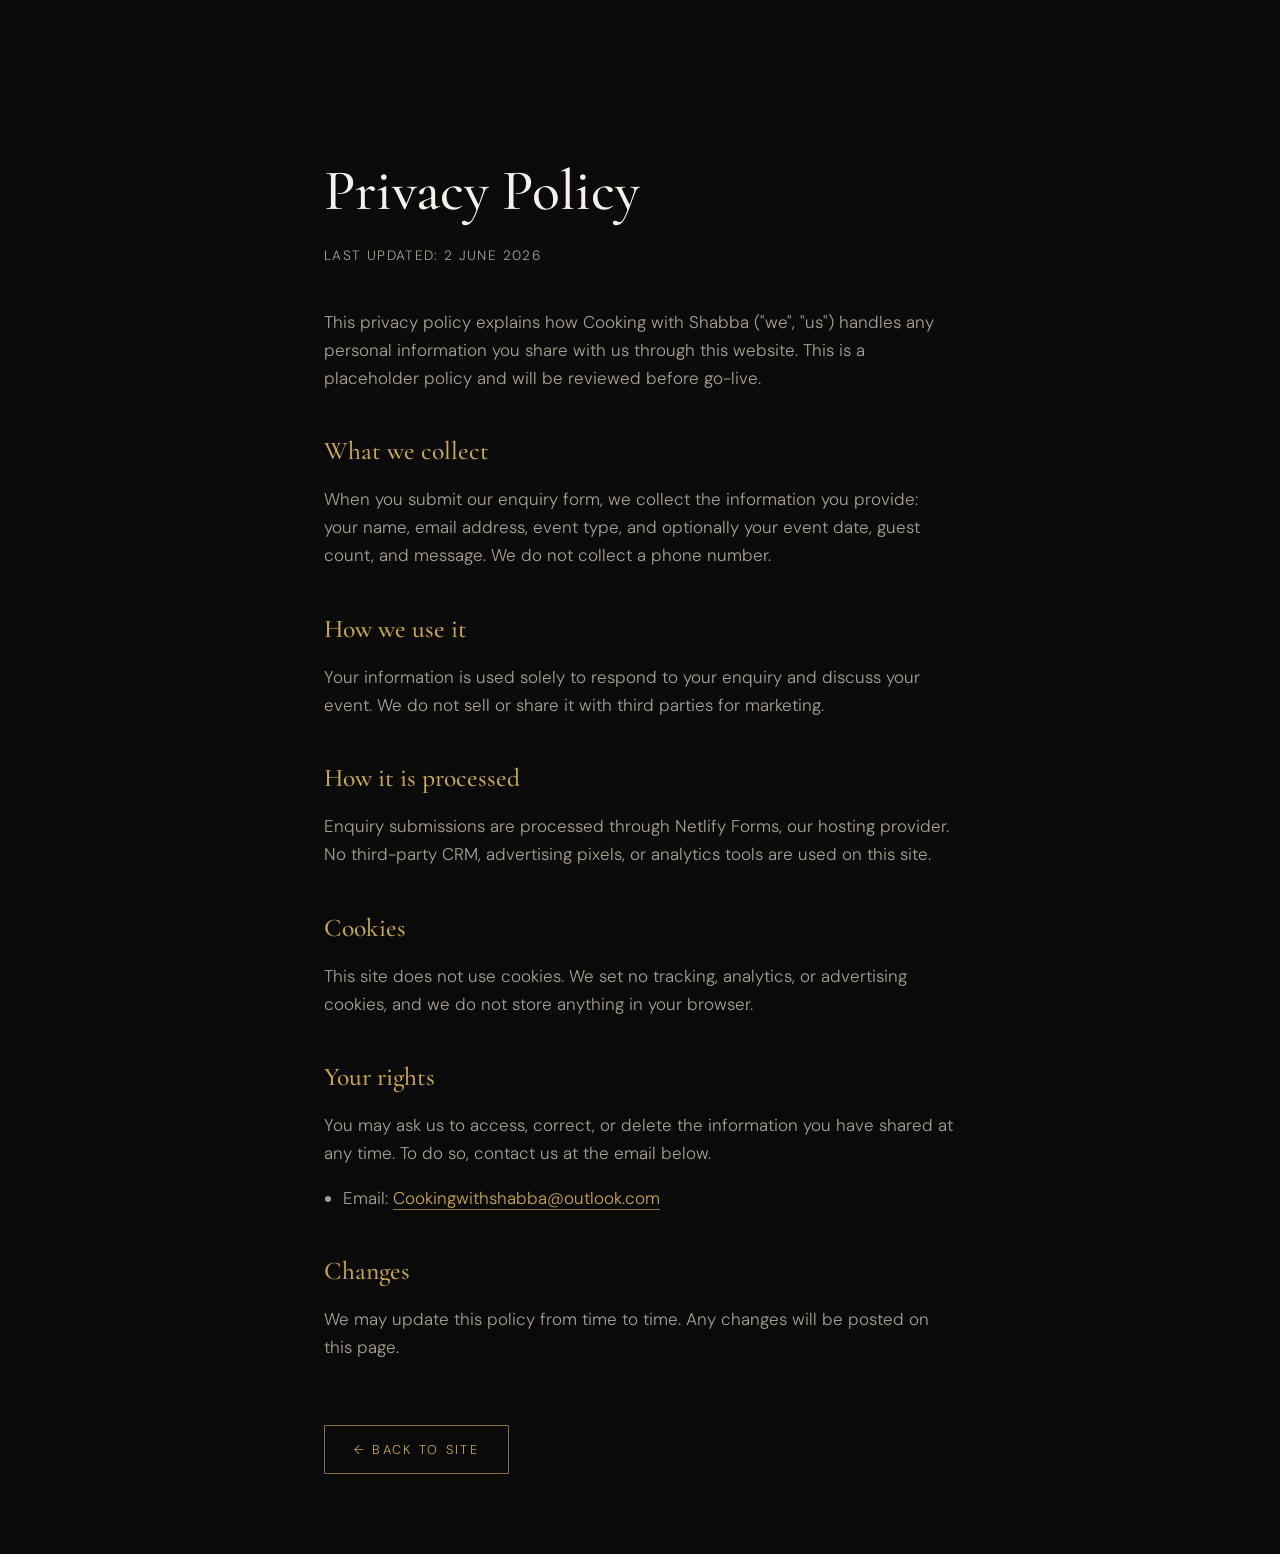
<file: privacy.html>
<!DOCTYPE html>
<html lang="en">
<head>
  <meta charset="UTF-8" />
  <meta name="viewport" content="width=device-width, initial-scale=1.0" />
  <title>Privacy Policy | Cooking with Shabba</title>
  <meta name="description" content="Privacy policy for Cooking with Shabba — how we handle enquiry information." />
  <meta name="robots" content="noindex" />

  <link rel="preconnect" href="https://fonts.googleapis.com" />
  <link rel="preconnect" href="https://fonts.gstatic.com" crossorigin />
  <link href="https://fonts.googleapis.com/css2?family=Cormorant+Garamond:ital,wght@0,400;0,500;0,600;1,400&family=DM+Sans:opsz,wght@9..40,300;9..40,400;9..40,500&display=swap" rel="stylesheet" />
  <link rel="stylesheet" href="assets/css/styles.css" />

  <style>
    .legal { max-width: 760px; margin: 0 auto; padding: clamp(7rem, 16vh, 10rem) var(--gut) 5rem; }
    .legal h1 { font-family: var(--serif); font-weight: 500; font-size: clamp(2.4rem, 6vw, 3.6rem); margin-bottom: 0.4rem; }
    .legal .updated { color: var(--text-mute); font-size: 0.85rem; letter-spacing: 0.1em; text-transform: uppercase; margin-bottom: 2.5rem; }
    .legal h2 { font-family: var(--serif); font-weight: 500; color: var(--gold); font-size: 1.6rem; margin: 2.4rem 0 0.8rem; }
    .legal p, .legal li { color: var(--text-mute); margin-bottom: 1rem; }
    .legal ul { padding-left: 1.2rem; }
    .legal a { color: var(--gold); border-bottom: 1px solid var(--gold-mute); }
    .legal .back { display: inline-block; margin-top: 3rem; font-size: 0.8rem; letter-spacing: 0.18em; text-transform: uppercase; color: var(--gold); border: 1px solid var(--gold-mute); padding: 0.8rem 1.8rem; border-bottom: 1px solid var(--gold-mute); border-radius: 1px; }
    .legal .back:hover { background: var(--gold); color: var(--bg-deep); }
  </style>
</head>
<body>
  <main class="legal">
    <h1>Privacy Policy</h1>
    <p class="updated">Last updated: 2 June 2026</p>

    <p>This privacy policy explains how Cooking with Shabba ("we", "us") handles any personal information you share with us through this website. This is a placeholder policy and will be reviewed before go-live.</p>

    <h2>What we collect</h2>
    <p>When you submit our enquiry form, we collect the information you provide: your name, email address, event type, and optionally your event date, guest count, and message. We do not collect a phone number.</p>

    <h2>How we use it</h2>
    <p>Your information is used solely to respond to your enquiry and discuss your event. We do not sell or share it with third parties for marketing.</p>

    <h2>How it is processed</h2>
    <p>Enquiry submissions are processed through Netlify Forms, our hosting provider. No third-party CRM, advertising pixels, or analytics tools are used on this site.</p>

    <h2>Cookies</h2>
    <p>This site does not use cookies. We set no tracking, analytics, or advertising cookies, and we do not store anything in your browser.</p>

    <h2>Your rights</h2>
    <p>You may ask us to access, correct, or delete the information you have shared at any time. To do so, contact us at the email below.</p>
    <ul>
      <li>Email: <a href="mailto:Cookingwithshabba@outlook.com">Cookingwithshabba@outlook.com</a></li>
    </ul>

    <h2>Changes</h2>
    <p>We may update this policy from time to time. Any changes will be posted on this page.</p>

    <a class="back" href="/">← Back to site</a>
  </main>
</body>
</html>
</file>
<file: assets/css/styles.css>
/* ============================================================
   Cooking with Shabba — Luxury Private Dining
   ============================================================ */

:root {
  /* Neutral near-black + gold (original PRD palette). The warm "stone" variant is
     preserved in styles.warm.css — to revert, copy it back over styles.css. */
  --bg-deep:   #080808;  /* deepest — footer / hero base */
  --bg:        #0A0A0A;  /* near-black — main (PRD background) */
  --bg-alt:    #0F0F0F;  /* alt section tone (PRD) */
  --surface:   #141414;  /* lightest panel (PRD surface ~#111) */
  --text:      #F5F0E8;
  --text-mute: #A89F90;
  --gold:      #C9A84C;
  --gold-mute: #8B7236;

  --hair: rgba(201, 168, 76, 0.18);  /* gold hairline */

  --serif: "Cormorant Garamond", Georgia, serif;
  --sans:  "DM Sans", -apple-system, sans-serif;

  --maxw: 1180px;
  --gut:  clamp(1.4rem, 5vw, 5rem);
  --ease: cubic-bezier(0.22, 0.61, 0.36, 1);
}

* { margin: 0; padding: 0; box-sizing: border-box; }

html { scroll-behavior: smooth; scroll-padding-top: 90px; }

body {
  background: var(--bg);
  color: var(--text);
  font-family: var(--sans);
  font-weight: 300;
  line-height: 1.65;
  font-size: 17px;
  -webkit-font-smoothing: antialiased;
  overflow-x: hidden;
}

/* Subtle film-grain — gives every section a textured, hand-finished feel
   instead of flat colour. Fixed, pointer-through, sits below the nav. */
body::after {
  content: "";
  position: fixed;
  inset: 0;
  z-index: 9;
  pointer-events: none;
  opacity: 0.05;
  mix-blend-mode: overlay;
  background-image: url("data:image/svg+xml,%3Csvg xmlns='http://www.w3.org/2000/svg' width='180' height='180'%3E%3Cfilter id='n'%3E%3CfeTurbulence type='fractalNoise' baseFrequency='0.85' numOctaves='2' stitchTiles='stitch'/%3E%3C/filter%3E%3Crect width='100%25' height='100%25' filter='url(%23n)'/%3E%3C/svg%3E");
}
@media (prefers-reduced-motion: reduce) {
  body::after { display: none; }
}

img { display: block; max-width: 100%; }
a { color: inherit; text-decoration: none; }

::selection { background: var(--gold); color: var(--bg-deep); }

/* ---------- Shared section bits ---------- */
.section-kicker {
  font-family: var(--sans);
  font-size: 0.72rem;
  letter-spacing: 0.32em;
  text-transform: uppercase;
  color: var(--gold);
  font-weight: 400;
  margin-bottom: 1.2rem;
}

/* Scroll reveal */
.reveal {
  opacity: 0;
  transform: translateY(26px);
  transition: opacity 0.9s var(--ease), transform 0.9s var(--ease);
  will-change: opacity, transform;
}
.reveal.is-visible { opacity: 1; transform: none; }
@media (prefers-reduced-motion: reduce) {
  .reveal { opacity: 1; transform: none; transition: none; }
  html { scroll-behavior: auto; }
}

/* Image unveil — photos settle into place (scale + fade) as they enter view.
   Targets the direct <img> child so caption/overlay siblings are untouched.
   Containers that already clip (gallery cells, menu media) hide the overscan. */
.reveal-img > img {
  opacity: 0;
  transform: scale(1.09);
  transition: opacity 1.1s var(--ease), transform 1.4s var(--ease);
  will-change: opacity, transform;
}
.reveal-img.is-visible > img { opacity: 1; transform: none; }
@media (prefers-reduced-motion: reduce) {
  .reveal-img > img { opacity: 1; transform: none; transition: none; }
}

/* Parallax drift — full-bleed photos move slower than the page as you scroll.
   JS sets the transform each frame; this is the resting/no-JS fallback. */
@media (prefers-reduced-motion: reduce) {
  [data-parallax] { transform: none !important; }
}

/* ============================================================
   NAVIGATION
   ============================================================ */
.nav {
  position: fixed;
  top: 0; left: 0; right: 0;
  z-index: 60;   /* above the mobile overlay (55) so the burger stays clickable to close */
  transition: background 0.5s var(--ease), backdrop-filter 0.5s var(--ease), border-color 0.5s var(--ease);
  border-bottom: 1px solid transparent;
}
.nav.is-scrolled {
  background: rgba(10, 10, 10, 0.82);
  backdrop-filter: blur(14px);
  border-bottom-color: rgba(139, 114, 54, 0.28);
}
.nav__inner {
  max-width: var(--maxw);
  margin: 0 auto;
  padding: 1.5rem var(--gut);
  display: flex;
  align-items: center;
  justify-content: space-between;
  transition: padding 0.5s var(--ease);
}
.nav.is-scrolled .nav__inner { padding-top: 1.05rem; padding-bottom: 1.05rem; }

.nav__brand {
  font-family: var(--serif);
  font-size: 1.45rem;
  font-weight: 500;
  letter-spacing: 0.06em;
  font-variant: small-caps;
}
.nav__links {
  display: flex;
  align-items: center;
  gap: 2.4rem;
}
.nav__links a {
  font-size: 0.8rem;
  letter-spacing: 0.16em;
  text-transform: uppercase;
  color: var(--text);
  position: relative;
  transition: color 0.3s var(--ease);
}
.nav__links a:not(.nav__cta)::after {
  content: "";
  position: absolute;
  left: 0; bottom: -6px;
  width: 0; height: 1px;
  background: var(--gold);
  transition: width 0.4s var(--ease);
}
.nav__links a:not(.nav__cta):hover { color: var(--gold); }
.nav__links a:not(.nav__cta):hover::after { width: 100%; }

.nav__cta {
  border: 1px solid var(--gold-mute);
  color: var(--gold) !important;
  padding: 0.7rem 1.4rem;
  border-radius: 1px;
  transition: background 0.4s var(--ease), color 0.4s var(--ease), border-color 0.4s var(--ease);
}
.nav__cta:hover { background: var(--gold); color: var(--bg-deep) !important; border-color: var(--gold); }

/* Burger */
.nav__burger {
  display: none;
  flex-direction: column;
  gap: 5px;
  background: none;
  border: none;
  cursor: pointer;
  padding: 6px;
  z-index: 60;
}
.nav__burger span {
  width: 26px; height: 1.5px;
  background: var(--text);
  transition: transform 0.4s var(--ease), opacity 0.3s var(--ease);
}
.nav__burger.is-open span:nth-child(1) { transform: translateY(6.5px) rotate(45deg); }
.nav__burger.is-open span:nth-child(2) { opacity: 0; }
.nav__burger.is-open span:nth-child(3) { transform: translateY(-6.5px) rotate(-45deg); }

/* Mobile overlay */
.overlay {
  position: fixed;
  inset: 0;
  z-index: 55;
  background: rgba(8, 8, 8, 0.98);
  backdrop-filter: blur(8px);
  display: flex;
  align-items: center;
  justify-content: center;
  opacity: 0;
  pointer-events: none;
  transition: opacity 0.45s var(--ease);
}
.overlay.is-open { opacity: 1; pointer-events: auto; }
.overlay__links {
  display: flex;
  flex-direction: column;
  align-items: center;
  gap: 2rem;
}
.overlay__links a {
  font-family: var(--serif);
  font-size: 2.2rem;
  font-weight: 500;
  letter-spacing: 0.04em;
}
.overlay__links a:hover { color: var(--gold); }
.overlay__cta {
  margin-top: 1rem;
  font-family: var(--sans) !important;
  font-size: 0.85rem !important;
  letter-spacing: 0.18em;
  text-transform: uppercase;
  border: 1px solid var(--gold-mute);
  color: var(--gold);
  padding: 0.9rem 2rem;
}

/* ============================================================
   HERO
   ============================================================ */
.hero {
  position: relative;
  min-height: 100vh;
  min-height: 100svh;
  display: flex;
  align-items: center;
  overflow: hidden;
}
.hero__media {
  position: absolute;
  inset: 0;
  background: url("../images/hero.jpg?v=2") center/cover no-repeat;
  transform: scale(1.05);
}
.hero__scrim {
  position: absolute;
  inset: 0;
  background:
    linear-gradient(to top, rgba(10,10,10,0.97) 0%, rgba(10,10,10,0.32) 45%, rgba(10,10,10,0.55) 100%),
    radial-gradient(120% 80% at 70% 30%, transparent 30%, rgba(8,8,8,0.62) 100%);
}
.hero__content {
  position: relative;
  z-index: 2;
  max-width: var(--maxw);
  width: 100%;
  margin: 0 auto;
  padding: clamp(5.5rem, 12vh, 8rem) var(--gut) clamp(3rem, 8vh, 5rem);
  display: flex;
  flex-direction: column;
  align-items: center;
  text-align: center;
}
.hero__logo {
  width: clamp(112px, 13vw, 168px);
  height: auto;
  margin-bottom: clamp(1.1rem, 2.6vh, 1.8rem);
  filter: drop-shadow(0 12px 34px rgba(0, 0, 0, 0.55));
}
.hero__eyebrow {
  font-size: 0.78rem;
  letter-spacing: 0.34em;
  text-transform: uppercase;
  color: var(--gold);
  margin-bottom: 1.5rem;
}
.hero__title {
  font-family: var(--serif);
  font-weight: 500;
  line-height: 0.9;
  letter-spacing: -0.01em;
  display: flex;
  flex-direction: column;
  align-items: center;
}
.hero__title span { display: block; font-size: clamp(4rem, 14.5vw, 11rem); }
.hero__title-with {
  font-style: italic;
  font-weight: 400;
  font-size: clamp(2.2rem, 6.5vw, 4.4rem) !important;
  color: var(--text-mute);
  margin: 0;
}
.hero__title-gold { color: var(--gold); }

.hero__tagline {
  display: flex;
  align-items: center;
  justify-content: center;
  gap: 1.4rem;
  margin: 2.2rem auto 2.8rem;
  max-width: 640px;
}
.hero__tagline .rule {
  flex: 0 0 auto;
  width: 64px; height: 1px;
  background: var(--gold);
}
.hero__tagline p {
  font-family: var(--serif);
  font-style: italic;
  font-size: clamp(1.15rem, 2.4vw, 1.6rem);
  color: var(--text);
  font-weight: 400;
}
.hero__cta {
  display: inline-block;
  font-size: 0.82rem;
  letter-spacing: 0.2em;
  text-transform: uppercase;
  color: var(--gold);
  border: 1px solid var(--gold);
  padding: 1.05rem 2.6rem;
  border-radius: 1px;
  transition: background 0.4s var(--ease), color 0.4s var(--ease), letter-spacing 0.4s var(--ease);
}
.hero__cta:hover { background: var(--gold); color: var(--bg-deep); letter-spacing: 0.26em; }

/* ============================================================
   ABOUT
   ============================================================ */
.about {
  position: relative;
  overflow: hidden;
  padding: clamp(5rem, 12vh, 9rem) 0;   /* no side padding so the image bleeds to the edge */
  background:
    radial-gradient(70% 60% at 12% 28%, rgba(201,168,76,0.06), transparent 60%),
    var(--bg);
}
.about__grid {
  display: grid;
  grid-template-columns: clamp(260px, 42vw, 560px) 1fr;
  gap: clamp(2rem, 5vw, 4.5rem);
  align-items: center;
}
/* Media bleeds off the left edge and dissolves into the page on its inner edge */
.about__media {
  position: relative;
  align-self: stretch;
  min-height: clamp(380px, 56vh, 560px);
  overflow: hidden;            /* clip the reveal's scale(1.09) overscan so the image
                                  never spills past the edge fade during the animation */
}
.about__media img {
  position: absolute;
  inset: 0;
  width: 100%;
  height: 100%;
  object-fit: cover;
  object-position: center 16%; /* keep the head — the subject sits high in frame */
  filter: contrast(1.02) brightness(0.97);
}
.about__media::after {
  content: "";
  position: absolute;
  inset: 0;
  pointer-events: none;
  background:
    linear-gradient(90deg, transparent 52%, var(--bg) 99%),
    linear-gradient(0deg, rgba(8,8,8,0.6) 0%, transparent 32%),
    linear-gradient(180deg, var(--bg) 0%, transparent 16%);
}
.about__body {
  padding-right: var(--gut);
  max-width: 600px;
}
.about__creds {
  position: absolute;
  left: clamp(1.2rem, 3vw, 2.2rem);
  bottom: clamp(1.2rem, 3vw, 2rem);
  z-index: 2;
  font-size: 0.74rem;
  letter-spacing: 0.18em;
  text-transform: uppercase;
  color: var(--gold);
  display: flex;
  gap: 0.7rem;
  text-shadow: 0 1px 8px rgba(0,0,0,0.6);
}
.about__creds .dot { color: var(--gold-mute); }

/* Small colour food detail overlapping the portrait — ties the chef to the
   food and adds an art-directed, layered "magazine" feel. */
.about__heading {
  font-family: var(--serif);
  font-weight: 500;
  font-size: clamp(2.4rem, 5vw, 3.6rem);
  line-height: 1.05;
  margin-bottom: 1.6rem;
}
.about__body p:not(.section-kicker):not(.about__heading) {
  color: var(--text-mute);
  margin-bottom: 1.2rem;
  max-width: 46ch;
}

.about__quote {
  font-family: var(--serif);
  font-style: italic;
  font-weight: 400;
  color: var(--gold);
  font-size: clamp(1.8rem, 5vw, 3.4rem);
  line-height: 1.18;
  max-width: 20ch;
  margin: clamp(3.5rem, 9vh, 7rem) var(--gut) 0 auto;
  text-align: right;
  position: relative;
}

/* ============================================================
   IMAGE BAND — the full-bleed lifestyle/brand strip. This is now the
   only band; the food photos live in the gallery + the menu intro (a
   letterbox strip cropped those near-square shots badly). This
   near-square at-home scene still works full-bleed.
   ============================================================ */
.band {
  position: relative;
  overflow: hidden;
  height: clamp(280px, 46vh, 460px);
  --edge-top: var(--bg);      /* fades to match the section above … */
  --edge-bot: var(--bg-alt);  /* … and the section below */
}
/* Lifestyle/brand band — sits between the gallery (--bg) and reviews (--bg-alt).
   Taller so the near-square scene (chef up top, the food + branded laptop down on
   the coffee table) can both read instead of landing on the empty sofa middle. */
.band--lifestyle {
  height: clamp(420px, 78vh, 760px);
  --edge-top: var(--bg);       /* gallery above is --bg again */
  --edge-bot: var(--bg-alt);
}
/* bias the crop high so his head/face reads at the top (the table/laptop scene
   sits lower in the near-square frame and trims off the bottom on short bands) */
.band--lifestyle .band__img { object-position: center 14%; }
.band__img {
  position: absolute;
  inset: 0;
  width: 100%;
  height: 100%;
  object-fit: cover;
  filter: contrast(1.04) brightness(0.94);
}
.band__scrim {
  position: absolute;
  inset: 0;
  background:
    linear-gradient(180deg, rgba(8,8,8,0.5) 0%, rgba(8,8,8,0.12) 35%, rgba(8,8,8,0.55) 100%),
    radial-gradient(120% 100% at 50% 50%, transparent 38%, rgba(8,8,8,0.55));
}
/* Top & bottom dissolve into the adjacent section colour — the woven effect */
.band::before,
.band::after {
  content: "";
  position: absolute;
  left: 0; right: 0;
  height: clamp(64px, 22%, 180px);
  z-index: 2;
  pointer-events: none;
}
.band::before { top: 0;    background: linear-gradient(var(--edge-top), transparent); }
.band::after  { bottom: 0; background: linear-gradient(transparent, var(--edge-bot)); }

/* Lifestyle band is a near-square scene — widen the clear centre of the scrim and
   ease the top/bottom fades so his face (top-left) and the laptop (bottom-right)
   stay bright instead of dissolving into the vignette. */
.band--lifestyle .band__scrim {
  background:
    linear-gradient(180deg, rgba(8,8,8,0.32) 0%, rgba(8,8,8,0.04) 40%, rgba(8,8,8,0.5) 100%),
    radial-gradient(140% 120% at 50% 50%, transparent 62%, rgba(8,8,8,0.42));
}
.band--lifestyle::before { height: clamp(44px, 13%, 110px); }
.band--lifestyle::after  { height: clamp(52px, 15%, 130px); }

.band__line {
  position: absolute;
  z-index: 3;
  left: var(--gut);
  bottom: clamp(1.4rem, 5vh, 2.6rem);
  max-width: 28ch;
  display: flex;
  align-items: center;
  gap: 1.1rem;
  font-family: var(--serif);
  font-style: italic;
  font-weight: 400;
  font-size: clamp(1.2rem, 2.8vw, 1.75rem);
  color: var(--text);
  text-shadow: 0 2px 14px rgba(0,0,0,0.5);
}
.band__line .rule {
  flex: 0 0 auto;
  width: 52px; height: 1px;
  background: var(--gold);
}

/* ============================================================
   MENU
   ============================================================ */
.menu {
  /* sits on --bg-alt (about above is --bg) + a gold hairline so the menu's start
     still reads now that the old --bg-alt "At the Table" feature before it is gone */
  background: var(--bg-alt);
  border-top: 1px solid rgba(139, 114, 54, 0.18);
  /* no top padding so the intro photo's top edge meets the section boundary;
     no side padding so it bleeds left. Bottom padding keeps the list off the edge. */
  padding: 0 0 clamp(5rem, 12vh, 9rem);
  overflow: hidden;
}
/* Signature dish photo paired with the menu heading. The photo fills a tall panel
   that bleeds to the LEFT page edge and to the section's top edge, and dissolves
   into the section on its inner edge; the heading + intro sit to the right. */
.menu__intro {
  display: grid;
  grid-template-columns: clamp(260px, 40vw, 540px) 1fr;
  gap: clamp(2rem, 5vw, 4.5rem);
  align-items: stretch;
  min-height: clamp(440px, 64vh, 620px);
  margin-bottom: clamp(3.5rem, 8vh, 6rem);
}
.menu__media {
  position: relative;
  align-self: stretch;
  overflow: hidden;            /* clip the reveal's scale(1.09) overscan */
}
.menu__media img {
  position: absolute;
  inset: 0;
  width: 100%;
  height: 100%;
  object-fit: cover;
  object-position: center 48%;
  filter: contrast(1.04) brightness(0.96) saturate(1.04);
}
/* dissolve only the inner (right) edge; top/bottom stay hard to the edges */
.menu__media::after {
  content: "";
  position: absolute;
  inset: 0;
  pointer-events: none;
  background: linear-gradient(270deg, var(--bg-alt) 1%, transparent 44%);
}
.menu__head {
  align-self: center;
  padding-right: var(--gut);
  max-width: 48ch;
}
.menu__heading {
  font-family: var(--serif);
  font-weight: 500;
  font-size: clamp(2.6rem, 6vw, 4.4rem);
}
.menu__intro-line {
  margin-top: 1.5rem;
  color: var(--text-mute);
  max-width: 42ch;
}
/* list + note are constrained and padded (the section has no side padding) */
.menu__inner {
  max-width: var(--maxw);
  margin: 0 auto;
  padding: 0 var(--gut);
}
.menu__cols {
  display: grid;
  grid-template-columns: 1fr 1fr;
  gap: 0 clamp(2rem, 5vw, 4rem);
}
.menu__list { list-style: none; }
.menu__item {
  display: flex;
  align-items: baseline;
  gap: 1.2rem;
  padding: 1.15rem 0;
  border-bottom: 1px solid rgba(139, 114, 54, 0.22);
  transition: padding 0.4s var(--ease);
}
.menu__item:hover { padding-left: 0.6rem; }
.menu__item:hover .menu__name { color: var(--gold); }
.menu__no {
  font-family: var(--sans);
  font-size: 0.72rem;
  letter-spacing: 0.12em;
  color: var(--gold-mute);
  min-width: 2ch;
}
.menu__name {
  font-family: var(--serif);
  font-size: clamp(1.35rem, 2.6vw, 1.85rem);
  font-weight: 500;
  transition: color 0.35s var(--ease);
}
.menu__note {
  text-align: center;
  margin-top: 3rem;
  color: var(--text-mute);
  font-size: 0.95rem;
}

/* ============================================================
   GALLERY
   ============================================================ */
.gallery {
  /* --bg (menu above is now --bg-alt) + a gold hairline so the gallery's start
     still reads — keeps the bg / bg-alt / bg alternation across about/menu/gallery */
  background: var(--bg);
  border-top: 1px solid rgba(139, 114, 54, 0.18);
  padding: clamp(5rem, 12vh, 9rem) var(--gut);
}
.gallery__head {
  max-width: var(--maxw);
  margin: 0 auto 3rem;
}
.gallery__heading {
  font-family: var(--serif);
  font-weight: 500;
  font-size: clamp(2.6rem, 6vw, 4.4rem);
}
.gallery__grid {
  max-width: var(--maxw);
  margin: 0 auto;
  display: grid;
  grid-template-columns: 1.3fr 1fr;
  grid-auto-rows: clamp(175px, 26vh, 250px);
  gap: 18px;
}
.gallery__cell {
  position: relative;
  overflow: hidden;
}
.gallery__cell--tall { grid-row: span 2; }
.gallery__cell--wide { grid-column: span 2; }
.gallery__cell img {
  width: 100%;
  height: 100%;
  object-fit: cover;
  transition: transform 0.7s var(--ease), filter 0.6s var(--ease), opacity 1.1s var(--ease);
  filter: brightness(0.95);
}
/* Portrait tiles — pull the crop up so Shabba's face is the focus; cover
   otherwise centre-crops to the torso and cuts the head off. */
.gallery__cell[data-lightbox="0"] img { object-position: center 9%; }   /* reading the feature */
.gallery__cell[data-lightbox="2"] img { object-position: center 12%; }  /* seated portrait */
.gallery__cell[data-lightbox="5"] img { object-position: center 22%; }  /* apron portrait */
.gallery__cell::after {
  content: "";
  position: absolute;
  inset: 10px;
  border: 1px solid transparent;
  transition: border-color 0.45s var(--ease);
  pointer-events: none;
}
.gallery__cell:hover img { transform: scale(1.06); filter: none; }
.gallery__cell:hover::after { border-color: var(--gold); }

.gallery__label {
  max-width: var(--maxw);
  margin: 2.4rem auto 0;
  color: var(--text-mute);
  font-size: 0.95rem;
}
.gallery__label a { color: var(--gold); border-bottom: 1px solid var(--gold-mute); }

/* Preview tiles are buttons that open the lightbox — reset native button look */
.gallery__cell {
  border: none;
  padding: 0;
  background: none;
  font: inherit;
  color: inherit;
  cursor: pointer;
  display: block;
  width: 100%;
}
/* "+" zoom cue, revealed on hover/focus to signal the tile is clickable */
.gallery__zoom {
  position: absolute;
  right: 14px;
  bottom: 14px;
  z-index: 3;
  width: 36px;
  height: 36px;
  border: 1px solid var(--gold);
  border-radius: 50%;
  background: rgba(8, 8, 8, 0.45);
  opacity: 0;
  transform: scale(0.8);
  transition: opacity 0.45s var(--ease), transform 0.45s var(--ease);
}
.gallery__zoom::before,
.gallery__zoom::after {
  content: "";
  position: absolute;
  top: 50%;
  left: 50%;
  background: var(--gold);
}
.gallery__zoom::before { width: 13px; height: 1.5px; transform: translate(-50%, -50%); }
.gallery__zoom::after  { width: 1.5px; height: 13px; transform: translate(-50%, -50%); }
.gallery__cell:hover .gallery__zoom,
.gallery__cell:focus-visible .gallery__zoom { opacity: 1; transform: none; }

.gallery__actions {
  max-width: var(--maxw);
  margin: 2.6rem auto 0;
  display: flex;
  justify-content: center;
}
.gallery__view {
  display: inline-flex;
  align-items: center;
  gap: 0.8rem;
  font-family: var(--sans);
  font-size: 0.8rem;
  letter-spacing: 0.18em;
  text-transform: uppercase;
  color: var(--gold);
  background: transparent;
  border: 1px solid var(--gold-mute);
  border-radius: 1px;
  padding: 0.95rem 2.3rem;
  cursor: pointer;
  transition: background 0.4s var(--ease), color 0.4s var(--ease), border-color 0.4s var(--ease);
}
.gallery__view:hover { background: var(--gold); color: var(--bg-deep); border-color: var(--gold); }
.gallery__view-count {
  font-size: 0.68rem;
  letter-spacing: 0.12em;
  opacity: 0.7;
}

/* ============================================================
   GALLERY LIGHTBOX
   ============================================================ */
.lightbox {
  position: fixed;
  inset: 0;
  z-index: 80;
  display: flex;
  align-items: center;
  justify-content: center;
  padding: clamp(1rem, 5vw, 3rem);
  background: rgba(6, 6, 6, 0.95);
  backdrop-filter: blur(6px);
  opacity: 0;
  visibility: hidden;
  pointer-events: none;
  transition: opacity 0.4s var(--ease), visibility 0.4s var(--ease);
}
.lightbox.is-open {
  opacity: 1;
  visibility: visible;
  pointer-events: auto;
}
.lightbox__stage {
  margin: 0;
  max-width: min(1100px, 100%);
  max-height: 100%;
  display: flex;
  align-items: center;
  justify-content: center;
}
.lightbox__img {
  max-width: 100%;
  max-height: 82vh;
  object-fit: contain;
  border: 1px solid var(--hair);
  box-shadow: 0 30px 90px rgba(0, 0, 0, 0.65);
  animation: lightboxIn 0.45s var(--ease) both;
}
@keyframes lightboxIn {
  from { opacity: 0; transform: scale(0.97); }
  to   { opacity: 1; transform: none; }
}
.lightbox__close,
.lightbox__nav {
  position: absolute;
  background: rgba(8, 8, 8, 0.55);
  border: 1px solid var(--gold-mute);
  border-radius: 50%;
  color: var(--gold);
  line-height: 1;
  cursor: pointer;
  transition: background 0.35s var(--ease), color 0.35s var(--ease), border-color 0.35s var(--ease);
}
.lightbox__close:hover,
.lightbox__nav:hover { background: var(--gold); color: var(--bg-deep); border-color: var(--gold); }
.lightbox__close {
  top: clamp(0.8rem, 3vw, 1.6rem);
  right: clamp(0.8rem, 3vw, 1.6rem);
  width: 48px;
  height: 48px;
  font-size: 1.7rem;
  z-index: 2;
}
.lightbox__nav {
  top: 50%;
  transform: translateY(-50%);
  width: 52px;
  height: 52px;
  font-size: 1.9rem;
  z-index: 2;
}
.lightbox__nav--prev { left: clamp(0.6rem, 3vw, 2rem); }
.lightbox__nav--next { right: clamp(0.6rem, 3vw, 2rem); }
.lightbox__count {
  position: absolute;
  bottom: clamp(1rem, 4vh, 2rem);
  left: 0;
  right: 0;
  text-align: center;
  font-size: 0.74rem;
  letter-spacing: 0.22em;
  text-transform: uppercase;
  color: var(--text-mute);
}
@media (prefers-reduced-motion: reduce) {
  .lightbox { transition: none; }
  .lightbox__img { animation: none; }
}
@media (max-width: 600px) {
  .lightbox__nav { width: 44px; height: 44px; font-size: 1.6rem; }
}

/* ============================================================
   REVIEWS — auto-rotating carousel
   ============================================================ */
.reviews {
  background: var(--bg-alt);
  padding: clamp(5rem, 12vh, 9rem) var(--gut);
  overflow: hidden;
}
.reviews__head {
  max-width: var(--maxw);
  margin: 0 auto 3rem;
  text-align: center;
}
.reviews__heading {
  font-family: var(--serif);
  font-weight: 500;
  font-size: clamp(2.6rem, 6vw, 4.4rem);
}
.reviews__stage {
  position: relative;
  max-width: 880px;
  margin: 0 auto;
  text-align: center;
}
/* Oversized gold quote mark sitting behind the text */
.reviews__mark {
  position: absolute;
  top: clamp(-2.6rem, -5vw, -3.4rem);
  left: 50%;
  transform: translateX(-50%);
  font-family: var(--serif);
  font-size: clamp(6rem, 16vw, 11rem);
  line-height: 1;
  color: var(--gold);
  opacity: 0.16;
  pointer-events: none;
  user-select: none;
}
/* Slides are stacked; the active one fades in */
.reviews__track {
  position: relative;
  min-height: 14rem;
}
.review {
  position: absolute;
  inset: 0;
  display: flex;
  flex-direction: column;
  align-items: center;
  justify-content: center;
  opacity: 0;
  transform: translateY(14px);
  transition: opacity 0.8s var(--ease), transform 0.8s var(--ease);
  pointer-events: none;
}
/* The active slide sits in normal flow so the track grows to its height
   (the inactive slides stay absolutely overlaid for the cross-fade) — this
   keeps a long review from overflowing onto the dots/progress bar below. */
.review.is-active {
  position: relative;
  opacity: 1;
  transform: none;
  pointer-events: auto;
}
.review__text {
  font-family: var(--serif);
  font-weight: 400;
  font-style: italic;
  font-size: clamp(1.35rem, 3.4vw, 2.1rem);
  line-height: 1.4;
  color: var(--text);
  max-width: 36ch;
  margin: 0 auto;
}
.review__by {
  margin-top: 2rem;
  display: flex;
  flex-direction: column;
  gap: 0.35rem;
}
.review__name {
  font-family: var(--sans);
  font-size: 0.92rem;
  letter-spacing: 0.16em;
  text-transform: uppercase;
  color: var(--gold);
}
.review__meta {
  font-size: 0.82rem;
  color: var(--text-mute);
  letter-spacing: 0.04em;
}
/* Dot navigation */
.reviews__dots {
  display: flex;
  justify-content: center;
  gap: 0.8rem;
  margin-top: 3rem;
}
.reviews__dot {
  width: 9px;
  height: 9px;
  padding: 0;
  border: 1px solid var(--gold-mute);
  border-radius: 50%;
  background: transparent;
  cursor: pointer;
  transition: background 0.4s var(--ease), border-color 0.4s var(--ease), transform 0.4s var(--ease);
}
.reviews__dot:hover { border-color: var(--gold); }
.reviews__dot.is-active {
  background: var(--gold);
  border-color: var(--gold);
  transform: scale(1.15);
}
/* Auto-rotation progress indicator — fills over each slide's interval */
.reviews__progress {
  width: min(220px, 60%);
  height: 2px;
  margin: 1.5rem auto 0;
  background: rgba(139, 114, 54, 0.22);
  overflow: hidden;
}
.reviews__bar {
  display: block;
  width: 100%;
  height: 100%;
  background: var(--gold);
  transform: scaleX(0);
  transform-origin: left center;
}
/* JS adds .is-running to (re)start the fill on each slide change */
.reviews__bar.is-running {
  animation: reviewProgress 6.5s linear forwards;
}
@keyframes reviewProgress {
  from { transform: scaleX(0); }
  to   { transform: scaleX(1); }
}
/* No auto-rotation under reduced motion — hide the timer entirely */
@media (prefers-reduced-motion: reduce) {
  .reviews__progress { display: none; }
}

/* ============================================================
   TRUST
   ============================================================ */
.trust {
  background: var(--surface);
  padding: clamp(4rem, 10vh, 7rem) var(--gut);
  border-top: 1px solid rgba(139, 114, 54, 0.18);
  border-bottom: 1px solid rgba(139, 114, 54, 0.18);
}
.trust__band {
  max-width: var(--maxw);
  margin: 0 auto;
  display: flex;
  align-items: stretch;
  justify-content: space-between;
  gap: clamp(1.5rem, 4vw, 3rem);
}
.trust__item {
  flex: 1;
  text-align: center;
}
.trust__mark {
  display: block;
  font-family: var(--serif);
  font-size: clamp(2.8rem, 6vw, 4rem);
  color: var(--gold);
  line-height: 1;
  margin-bottom: 1rem;
}
.trust__item h3 {
  font-family: var(--serif);
  font-weight: 500;
  font-size: 1.4rem;
  margin-bottom: 0.5rem;
}
.trust__item p {
  color: var(--text-mute);
  font-size: 0.92rem;
  max-width: 28ch;
  margin: 0 auto;
}
.trust__sep {
  width: 1px;
  background: linear-gradient(transparent, var(--gold-mute), transparent);
  flex: 0 0 auto;
}

/* ============================================================
   ENQUIRY FORM
   ============================================================ */
.enquire {
  background: var(--bg);
  padding: clamp(5rem, 12vh, 9rem) var(--gut);
}
.enquire__head {
  max-width: 600px;
  margin: 0 auto 3rem;
  text-align: center;
}
.enquire__heading {
  font-family: var(--serif);
  font-weight: 500;
  font-size: clamp(2.6rem, 6vw, 4.4rem);
}
.enquire__intro {
  color: var(--text-mute);
  margin-top: 0.8rem;
}
.form {
  max-width: 600px;
  margin: 0 auto;
}
.field {
  position: relative;
  margin-bottom: 2.2rem;
}
.field-row {
  display: grid;
  grid-template-columns: 1fr 1fr;
  gap: 1.6rem;
}
.field input,
.field textarea {
  width: 100%;
  background: transparent;
  border: none;
  border-bottom: 1px solid var(--gold-mute);
  color: var(--text);
  font-family: var(--sans);
  font-size: 1rem;
  font-weight: 300;
  padding: 0.7rem 0;
  transition: border-color 0.4s var(--ease);
}
.field textarea { resize: vertical; }
.field input:focus,
.field textarea:focus {
  outline: none;
  border-bottom-color: var(--gold);
}
.field label {
  position: absolute;
  left: 0; top: 0.7rem;
  color: var(--text-mute);
  font-size: 1rem;
  pointer-events: none;
  transition: transform 0.35s var(--ease), color 0.35s var(--ease), font-size 0.35s var(--ease);
}
/* Floating label */
.field input:focus + label,
.field input:not(:placeholder-shown) + label,
.field textarea:focus + label,
.field textarea:not(:placeholder-shown) + label,
.field label.field__label--always {
  transform: translateY(-1.7rem);
  font-size: 0.7rem;
  letter-spacing: 0.16em;
  text-transform: uppercase;
  color: var(--gold);
}
/* date input — color the picker */
.field input[type="date"] { color-scheme: dark; }

/* Inline validation message (e.g. guest count) */
.field__error {
  display: block;
  min-height: 0;
  max-height: 0;
  overflow: hidden;
  margin-top: 0.35rem;
  color: #d98a7a;
  font-size: 0.72rem;
  letter-spacing: 0.06em;
  opacity: 0;
  transition: opacity 0.3s var(--ease), max-height 0.3s var(--ease);
}
.field__error:not(:empty) {
  max-height: 3rem;
  opacity: 1;
}
.field input[aria-invalid="true"] {
  border-bottom-color: #d98a7a;
}

.form__submit {
  display: inline-block;
  width: 100%;
  margin-top: 0.5rem;
  background: var(--gold);
  color: var(--bg-deep);
  font-family: var(--sans);
  font-size: 0.85rem;
  font-weight: 500;
  letter-spacing: 0.2em;
  text-transform: uppercase;
  border: 1px solid var(--gold);
  padding: 1.1rem 2rem;
  border-radius: 1px;
  cursor: pointer;
  transition: background 0.4s var(--ease), color 0.4s var(--ease);
}
.form__submit:hover { background: transparent; color: var(--gold); }

.form__note {
  margin-top: 1.6rem;
  color: var(--text-mute);
  font-size: 0.9rem;
}
.form__privacy {
  margin-top: 0.8rem;
  color: var(--text-mute);
  font-size: 0.82rem;
}
.form__privacy a { color: var(--gold); border-bottom: 1px solid var(--gold-mute); }

@media (min-width: 700px) {
  .form__submit { width: auto; min-width: 240px; }
}

/* Inline success state */
.form-success {
  max-width: 600px;
  margin: 0 auto;
  text-align: center;
  padding: 2rem 0;
  animation: successIn 0.7s var(--ease) both;
}
.form-success__rule {
  display: block;
  width: 56px; height: 1px;
  background: var(--gold);
  margin: 0 auto 2rem;
}
.form-success h3 {
  font-family: var(--serif);
  font-weight: 500;
  color: var(--gold);
  font-size: clamp(2.2rem, 5vw, 3rem);
  margin-bottom: 1rem;
}
.form-success p {
  color: var(--text-mute);
  max-width: 44ch;
  margin: 0 auto;
}
@keyframes successIn {
  from { opacity: 0; transform: translateY(18px); }
  to   { opacity: 1; transform: none; }
}
@media (prefers-reduced-motion: reduce) {
  .form-success { animation: none; }
}

/* ---------- Menu picker: field trigger ---------- */
.field--picker { margin-bottom: 2.2rem; }
.field__legend {
  display: block;
  margin-bottom: 0.9rem;
  font-size: 0.7rem;
  letter-spacing: 0.16em;
  text-transform: uppercase;
  color: var(--gold);
}
.field__legend em { font-style: normal; color: var(--gold-mute); }
.picker-trigger {
  display: flex;
  align-items: center;
  justify-content: space-between;
  gap: 1rem;
  width: 100%;
  background: transparent;
  border: none;
  border-bottom: 1px solid var(--gold-mute);
  color: var(--text-mute);
  font-family: var(--sans);
  font-size: 1rem;
  font-weight: 300;
  text-align: left;
  padding: 0.7rem 0;
  cursor: pointer;
  transition: border-color 0.4s var(--ease), color 0.4s var(--ease);
}
.picker-trigger:hover,
.picker-trigger:focus-visible { outline: none; border-bottom-color: var(--gold); color: var(--text); }
.picker-trigger.has-selection { color: var(--text); }
.picker-trigger__text {
  flex: 1 1 auto;
  overflow: hidden;
  text-overflow: ellipsis;
  white-space: nowrap;
}
/* "+" cue */
.picker-trigger__icon {
  position: relative;
  flex: 0 0 auto;
  width: 16px; height: 16px;
}
.picker-trigger__icon::before,
.picker-trigger__icon::after {
  content: "";
  position: absolute;
  top: 50%; left: 50%;
  background: var(--gold);
  transform: translate(-50%, -50%);
}
.picker-trigger__icon::before { width: 14px; height: 1px; }
.picker-trigger__icon::after  { width: 1px; height: 14px; }

/* ---------- Menu picker: modal ---------- */
.picker {
  position: fixed;
  inset: 0;
  z-index: 90;
  display: flex;
  align-items: center;
  justify-content: center;
  padding: clamp(1rem, 5vw, 3rem);
  background: rgba(6, 6, 6, 0.95);
  backdrop-filter: blur(6px);
  opacity: 0;
  visibility: hidden;
  pointer-events: none;
  transition: opacity 0.4s var(--ease), visibility 0.4s var(--ease);
}
.picker.is-open { opacity: 1; visibility: visible; pointer-events: auto; }
.picker__panel {
  position: relative;
  display: flex;
  flex-direction: column;
  width: min(640px, 100%);
  max-height: min(86vh, 760px);
  background: var(--bg-alt);
  border: 1px solid var(--hair);
  box-shadow: 0 40px 100px rgba(0, 0, 0, 0.6);
  padding: clamp(1.8rem, 4vw, 2.8rem);
  animation: lightboxIn 0.45s var(--ease) both;
}
.picker__close {
  position: absolute;
  top: clamp(0.8rem, 3vw, 1.3rem);
  right: clamp(0.8rem, 3vw, 1.3rem);
  width: 40px; height: 40px;
  background: rgba(8, 8, 8, 0.55);
  border: 1px solid var(--gold-mute);
  border-radius: 50%;
  color: var(--gold);
  font-size: 1.5rem;
  line-height: 1;
  cursor: pointer;
  transition: background 0.35s var(--ease), color 0.35s var(--ease), border-color 0.35s var(--ease);
}
.picker__close:hover { background: var(--gold); color: var(--bg-deep); border-color: var(--gold); }
.picker__head {
  text-align: center;
  margin-bottom: 1.6rem;
  padding-right: 2rem;
  padding-left: 2rem;
}
.picker__title {
  font-family: var(--serif);
  font-weight: 500;
  font-size: clamp(1.8rem, 4vw, 2.4rem);
  margin-top: 0.3rem;
}
.picker__intro {
  color: var(--text-mute);
  font-size: 0.92rem;
  margin-top: 0.6rem;
  max-width: 42ch;
  margin-inline: auto;
}
.picker__grid {
  display: grid;
  grid-template-columns: 1fr 1fr;
  gap: 0 1.6rem;
  overflow-y: auto;
  margin: 0 -0.2rem;
  padding: 0 0.2rem;
}
.picker__opt {
  display: flex;
  align-items: center;
  gap: 0.85rem;
  padding: 0.7rem 0.1rem;
  border-bottom: 1px solid rgba(139, 114, 54, 0.2);
  color: var(--text);
  font-size: 0.98rem;
  cursor: pointer;
  transition: color 0.3s var(--ease);
}
.picker__opt:hover { color: var(--gold); }
/* visually-hidden native checkbox (keeps it focusable/accessible) */
.picker__opt input {
  position: absolute;
  width: 1px; height: 1px;
  opacity: 0;
  pointer-events: none;
}
.picker__box {
  flex: 0 0 auto;
  position: relative;
  width: 18px; height: 18px;
  border: 1px solid var(--gold-mute);
  transition: background 0.25s var(--ease), border-color 0.25s var(--ease);
}
.picker__box::after {
  content: "";
  position: absolute;
  left: 5px; top: 1px;
  width: 5px; height: 10px;
  border: solid var(--bg-deep);
  border-width: 0 2px 2px 0;
  transform: rotate(45deg) scale(0);
  transition: transform 0.25s var(--ease);
}
.picker__opt input:checked ~ .picker__box { background: var(--gold); border-color: var(--gold); }
.picker__opt input:checked ~ .picker__box::after { transform: rotate(45deg) scale(1); }
.picker__opt input:focus-visible ~ .picker__box { outline: 2px solid var(--gold); outline-offset: 2px; }
.picker__name { flex: 1 1 auto; }
.picker__actions {
  display: flex;
  align-items: center;
  justify-content: space-between;
  gap: 1rem;
  margin-top: 1.6rem;
  padding-top: 1.4rem;
  border-top: 1px solid var(--hair);
}
.picker__clear {
  background: none;
  border: none;
  color: var(--text-mute);
  font-family: var(--sans);
  font-size: 0.8rem;
  letter-spacing: 0.12em;
  text-transform: uppercase;
  cursor: pointer;
  transition: color 0.3s var(--ease);
}
.picker__clear:hover { color: var(--gold); }
.picker__done {
  background: var(--gold);
  color: var(--bg-deep);
  font-family: var(--sans);
  font-size: 0.8rem;
  font-weight: 500;
  letter-spacing: 0.2em;
  text-transform: uppercase;
  border: 1px solid var(--gold);
  padding: 0.85rem 2.2rem;
  border-radius: 1px;
  cursor: pointer;
  transition: background 0.4s var(--ease), color 0.4s var(--ease);
}
.picker__done:hover { background: transparent; color: var(--gold); }
@media (max-width: 540px) {
  .picker__grid { grid-template-columns: 1fr; }
}

/* ============================================================
   HELLOFRESH
   ============================================================ */
.hf {
  background: var(--bg-alt);
  padding: clamp(3.5rem, 8vh, 5.5rem) var(--gut);
  border-top: 1px solid rgba(139, 114, 54, 0.18);
}
.hf__inner {
  max-width: 720px;
  margin: 0 auto;
  text-align: center;
}
.hf__kicker {
  font-size: 0.72rem;
  letter-spacing: 0.3em;
  text-transform: uppercase;
  color: var(--gold);
  margin-bottom: 1.2rem;
}
.hf__copy {
  font-family: var(--serif);
  font-size: clamp(1.3rem, 3vw, 1.75rem);
  font-weight: 400;
  line-height: 1.5;
  margin-bottom: 1.8rem;
}
.hf__code {
  color: var(--gold);
  font-family: var(--sans);
  font-weight: 500;
  letter-spacing: 0.08em;
  border-bottom: 1px dashed var(--gold-mute);
}
.hf__cta {
  display: inline-block;
  font-size: 0.8rem;
  letter-spacing: 0.18em;
  text-transform: uppercase;
  color: var(--gold);
  border: 1px solid var(--gold-mute);
  padding: 0.9rem 2.2rem;
  border-radius: 1px;
  transition: background 0.4s var(--ease), color 0.4s var(--ease);
}
.hf__cta:hover { background: var(--gold); color: var(--bg-deep); }

/* ============================================================
   FAQ
   ============================================================ */
.faq {
  background: var(--bg);
  padding: clamp(5rem, 12vh, 9rem) var(--gut);
  border-top: 1px solid rgba(139, 114, 54, 0.18);
}
.faq__head {
  max-width: 760px;
  margin: 0 auto 3rem;
  text-align: center;
}
.faq__heading {
  font-family: var(--serif);
  font-weight: 500;
  font-size: clamp(2.6rem, 6vw, 4.4rem);
}
.faq__list {
  max-width: 760px;
  margin: 0 auto;
}
.faq__item {
  border-bottom: 1px solid rgba(139, 114, 54, 0.22);
}
.faq__item:first-child {
  border-top: 1px solid rgba(139, 114, 54, 0.22);
}
.faq__q {
  position: relative;
  display: flex;
  align-items: center;
  justify-content: space-between;
  gap: 1.5rem;
  padding: 1.6rem 0;
  cursor: pointer;
  list-style: none;
  font-family: var(--serif);
  font-weight: 500;
  font-size: clamp(1.3rem, 2.8vw, 1.75rem);
  color: var(--text);
  transition: color 0.35s var(--ease);
}
.faq__q::-webkit-details-marker { display: none; }
.faq__q:hover { color: var(--gold); }
/* Plus / minus icon drawn with pseudo-elements */
.faq__icon {
  position: relative;
  flex: 0 0 auto;
  width: 18px;
  height: 18px;
}
.faq__icon::before,
.faq__icon::after {
  content: "";
  position: absolute;
  top: 50%;
  left: 50%;
  background: var(--gold);
  transition: transform 0.4s var(--ease), opacity 0.4s var(--ease);
}
.faq__icon::before { width: 18px; height: 1.5px; transform: translate(-50%, -50%); }
.faq__icon::after  { width: 1.5px; height: 18px; transform: translate(-50%, -50%); }
.faq__item[open] .faq__icon::after { transform: translate(-50%, -50%) scaleY(0); opacity: 0; }
.faq__a {
  padding: 0 0 1.8rem;
  color: var(--text-mute);
  max-width: 60ch;
  animation: faqIn 0.5s var(--ease) both;
}
.faq__a p { margin: 0; }
@keyframes faqIn {
  from { opacity: 0; transform: translateY(-8px); }
  to   { opacity: 1; transform: none; }
}
@media (prefers-reduced-motion: reduce) {
  .faq__a { animation: none; }
}
.faq__more {
  max-width: 760px;
  margin: 2.6rem auto 0;
  text-align: center;
  color: var(--text-mute);
  font-size: 0.95rem;
}
.faq__more a { color: var(--gold); border-bottom: 1px solid var(--gold-mute); }
.faq__more a:hover { color: var(--text); }

/* ============================================================
   FOOTER
   ============================================================ */
.footer {
  background: var(--bg-deep);
  border-top: 1px solid var(--gold-mute);
  padding: clamp(3.5rem, 8vh, 5rem) var(--gut) 2rem;
}
.footer__grid {
  max-width: var(--maxw);
  margin: 0 auto;
  display: grid;
  grid-template-columns: 1.4fr 1fr 1fr;
  gap: 2.5rem;
}
.footer__brand {
  font-family: var(--serif);
  font-size: 1.6rem;
  font-weight: 500;
  font-variant: small-caps;
  letter-spacing: 0.05em;
}
.footer__tag {
  color: var(--text-mute);
  font-style: italic;
  font-family: var(--serif);
  font-size: 1.05rem;
  margin-top: 0.4rem;
}
.footer__creds {
  margin-top: 1rem;
  font-size: 0.72rem;
  letter-spacing: 0.18em;
  text-transform: uppercase;
  color: var(--gold);
}
.footer__label {
  font-size: 0.72rem;
  letter-spacing: 0.22em;
  text-transform: uppercase;
  color: var(--text-mute);
  margin-bottom: 0.9rem;
}
.footer__email {
  color: var(--text);
  border-bottom: 1px solid var(--gold-mute);
  transition: color 0.3s var(--ease);
  word-break: break-word;
}
.footer__email:hover { color: var(--gold); }
.footer__social {
  display: flex;
  gap: 1.2rem;
}
.footer__social a {
  color: var(--text-mute);
  transition: color 0.35s var(--ease), transform 0.35s var(--ease);
}
.footer__social a:hover { color: var(--gold); transform: translateY(-3px); }

.footer__bottom {
  max-width: var(--maxw);
  margin: 3rem auto 0;
  padding-top: 1.6rem;
  border-top: 1px solid rgba(139, 114, 54, 0.18);
  display: flex;
  justify-content: space-between;
  align-items: center;
  gap: 1rem;
  font-size: 0.8rem;
  color: var(--text-mute);
}
.footer__bottom a:hover { color: var(--gold); }

/* ============================================================
   RESPONSIVE
   ============================================================ */
@media (max-width: 1024px) {
  .nav__links { gap: 1.6rem; }
}

@media (max-width: 860px) {
  .nav__links { display: none; }
  .nav__burger { display: flex; }

  /* The lifestyle band goes landscape on narrow screens — a tall vh band would
     squeeze the wide photo into an awkward vertical slice (cropping the subject).
     A width-based height keeps roughly the photo's own aspect, so it reads. */
  .band--lifestyle { height: clamp(260px, 68vw, 440px); }

  .about__grid { grid-template-columns: 1fr; gap: 0; }
  .about__media { min-height: clamp(300px, 52vh, 440px); }
  /* on stack the image is a full-bleed banner that fades into the copy below */
  .about__media::after {
    background:
      linear-gradient(0deg, var(--bg) 1%, transparent 30%),
      linear-gradient(0deg, rgba(8,8,8,0.55) 0%, transparent 28%),
      linear-gradient(180deg, var(--bg) 0%, transparent 16%);
  }
  .about__body { padding: 2.5rem var(--gut) 0; max-width: none; }
  .about__quote { text-align: left; margin: clamp(3rem, 8vh, 5rem) var(--gut) 0 0; max-width: 100%; }

  /* Menu intro: stack to a photo-led banner that fades into the copy below, the
     same way the about block stacks. (Drop the tall desktop min-height so the
     stacked layout sizes to its content.) */
  .menu__intro { grid-template-columns: 1fr; gap: 0; min-height: 0; }
  .menu__media {
    order: -1;                 /* photo leads on mobile */
    min-height: clamp(280px, 56vw, 420px);
  }
  .menu__head { padding: 2.4rem var(--gut) 0; max-width: none; }
  .menu__media::after {
    background:
      linear-gradient(0deg, var(--bg-alt) 1%, transparent 30%),
      linear-gradient(0deg, rgba(8,8,8,0.5) 0%, transparent 26%),
      linear-gradient(180deg, var(--bg-alt) 0%, transparent 14%);
  }

  .trust__band { flex-direction: column; gap: 2.5rem; }
  .trust__sep { width: 60%; height: 1px; margin: 0 auto;
    background: linear-gradient(90deg, transparent, var(--gold-mute), transparent); }

  .footer__grid { grid-template-columns: 1fr; gap: 2rem; }
}

@media (max-width: 600px) {
  /* Keep the menu in two columns on mobile (mirrors desktop), with tighter
     type so the longer dishes still fit either side of a narrow gap. */
  .menu__cols { grid-template-columns: 1fr 1fr; gap: 0 clamp(0.9rem, 4vw, 1.6rem); }
  .menu__item { gap: 0.65rem; padding: 0.85rem 0; }
  .menu__no { min-width: 1.8ch; font-size: 0.66rem; }
  .menu__name { font-size: 1.02rem; line-height: 1.25; }

  /* Pan the lifestyle band hard left so the person reads, dropping the empty
     sofa on the right (the food + branded laptop stay in frame). */
  .band--lifestyle .band__img { object-position: 0% center; }

  .gallery__grid {
    grid-template-columns: 1fr 1fr;
    grid-auto-rows: 160px;
  }
  .gallery__cell--wide { grid-column: span 2; }
  .gallery__cell--tall { grid-row: span 2; }

  .field-row { grid-template-columns: 1fr; gap: 0; }
  .footer__bottom { flex-direction: column; align-items: flex-start; }

  /* taller stage so longer reviews don't clip when stacked */
  .reviews__track { min-height: 19rem; }
}
</file>
